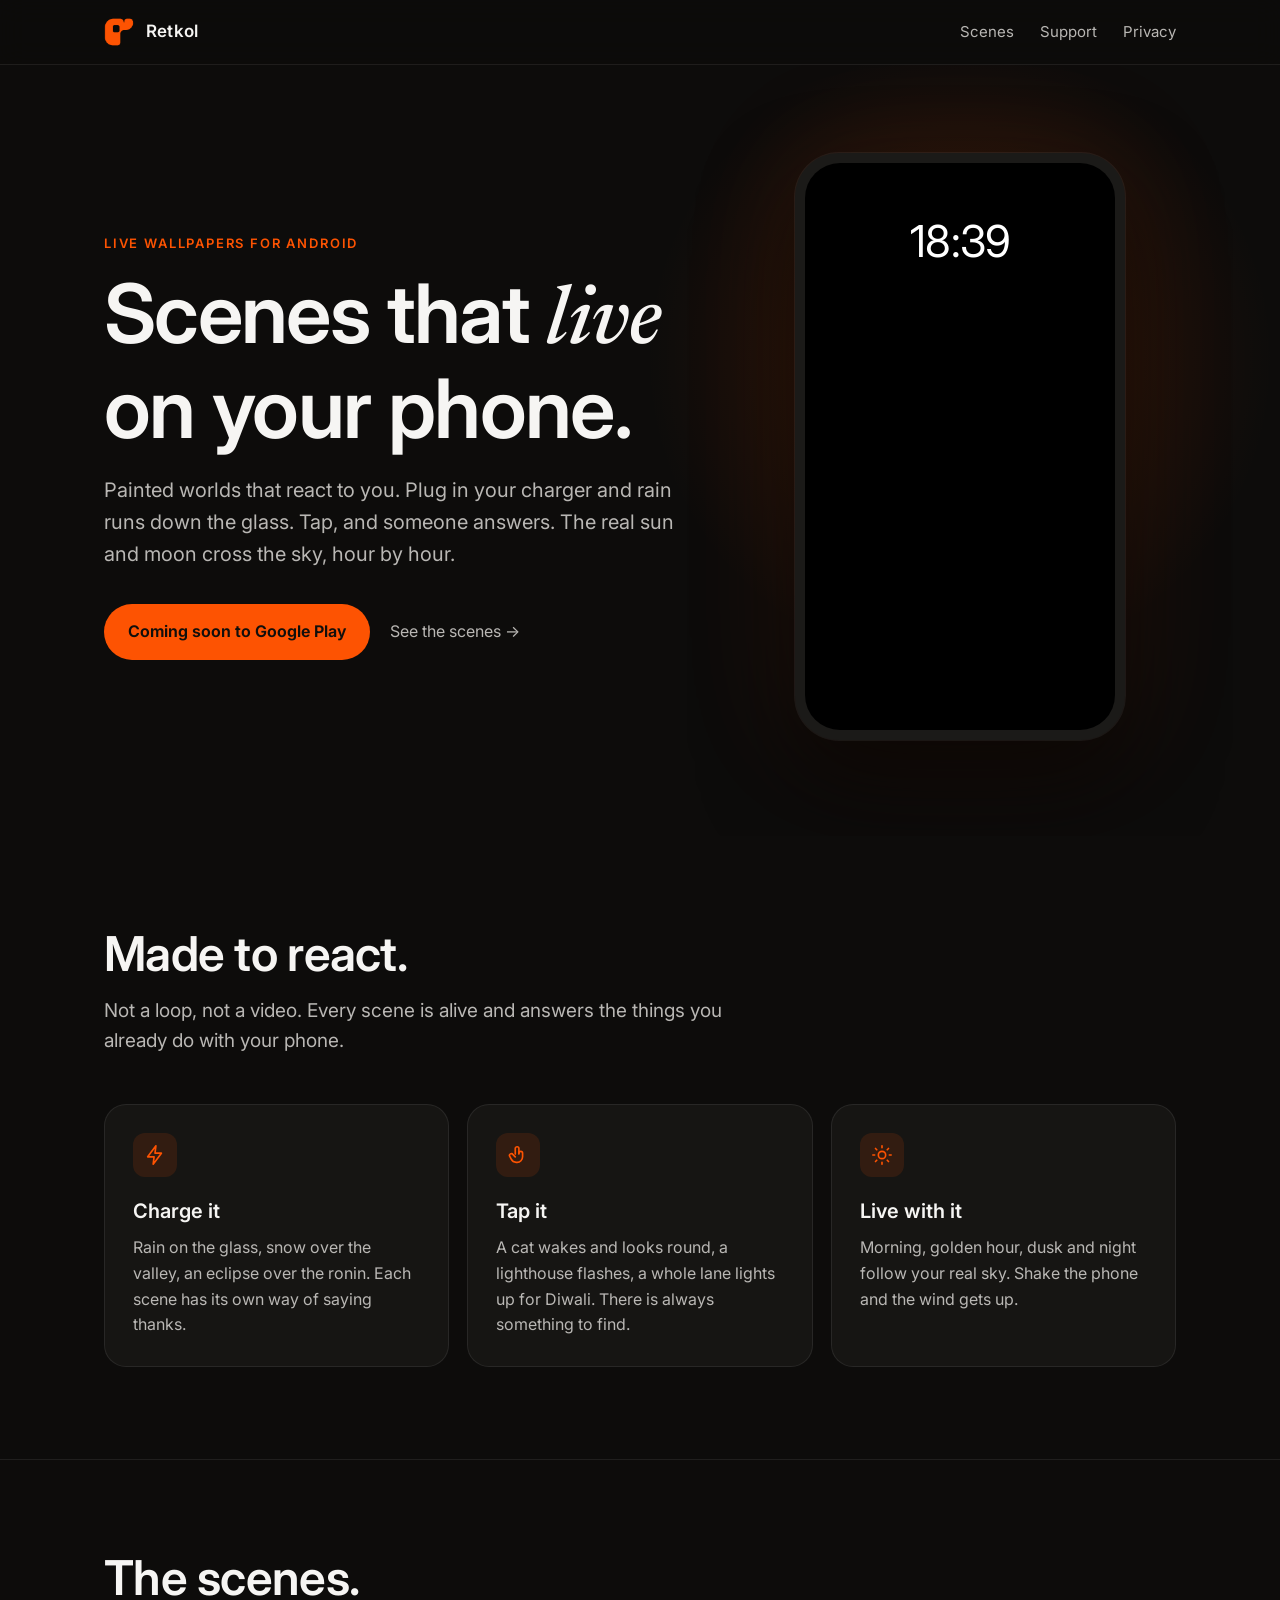
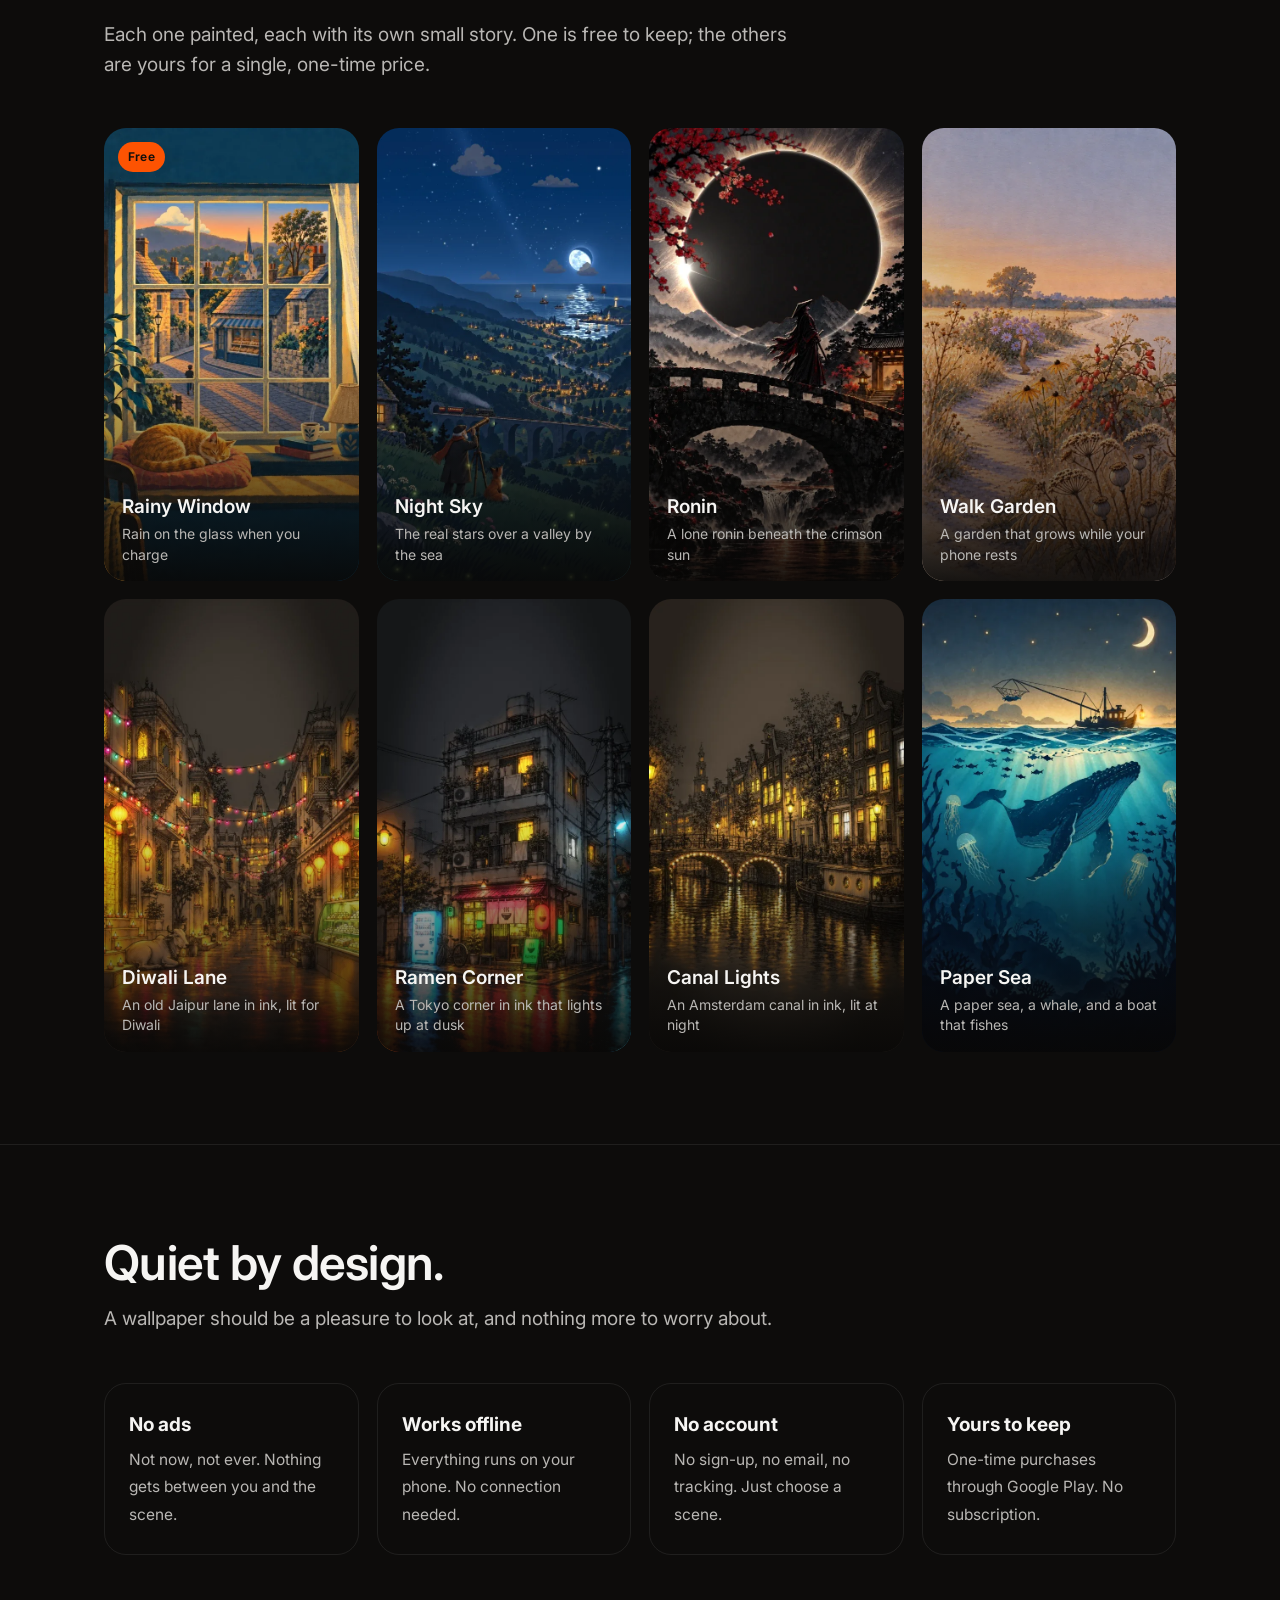
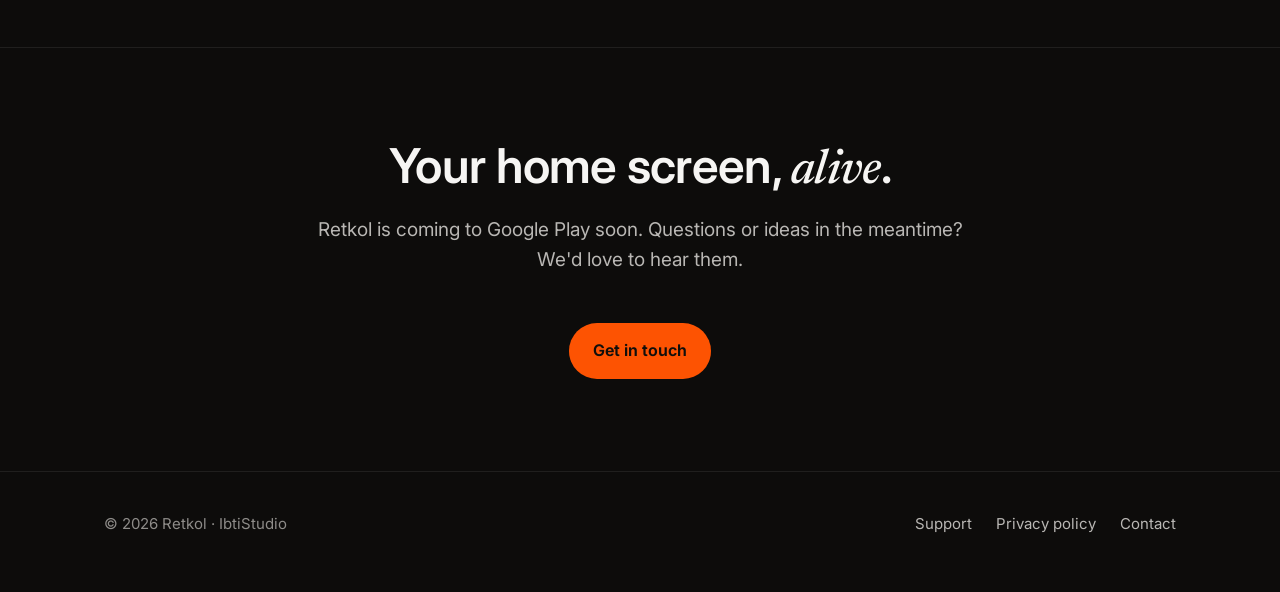
<file: index.html>
<!doctype html>
<html lang="en">
<head>
  <meta charset="utf-8">
  <meta name="viewport" content="width=device-width, initial-scale=1">
  <title>Retkol: Live Wallpapers that react to you</title>
  <meta name="description" content="Painted live wallpapers for Android that react to you: rain when you charge, the real sun and moon, characters who answer your taps. No ads, works offline, no account.">
  <meta name="theme-color" content="#0d0c0b">
  <link rel="icon" href="assets/favicon.svg" type="image/svg+xml">
  <link rel="icon" href="assets/favicon.png" type="image/png">
  <link rel="apple-touch-icon" href="assets/apple-touch-icon.png">
  <meta property="og:title" content="Retkol: Live Wallpapers">
  <meta property="og:description" content="Painted scenes that live on your phone and react to you. No ads, works offline, no account.">
  <meta property="og:image" content="assets/og.jpg">
  <meta property="og:type" content="website">
  <meta name="twitter:card" content="summary_large_image">
  <link rel="preload" href="assets/fonts/inter.woff2" as="font" type="font/woff2" crossorigin>
  <link rel="stylesheet" href="assets/site.css">
</head>
<body>
  <header class="top">
    <div class="wrap">
      <a class="brand" href="./"><img src="assets/icon-192.png" alt="">Retkol</a>
      <nav class="nav">
        <a href="#scenes">Scenes</a>
        <a href="support/">Support</a>
        <a href="privacy/">Privacy</a>
      </nav>
    </div>
  </header>

  <main>
    <div class="hero">
      <div class="wrap">
        <div>
          <p class="eyebrow">Live wallpapers for Android</p>
          <h1>Scenes that <span class="serif">live</span> on your phone.</h1>
          <p class="lede">Painted worlds that react to you. Plug in your charger and rain runs down the glass. Tap, and someone answers. The real sun and moon cross the sky, hour by hour.</p>
          <div class="cta">
            <span class="button soon" aria-disabled="true">Coming soon to Google Play</span>
            <a class="ghost" href="#scenes">See the scenes &rarr;</a>
          </div>
        </div>
        <div class="phone" aria-hidden="true">
          <div class="notch"></div>
          <div class="screen">
            <img src="assets/scenes/window.webp" alt="">
            <img src="assets/scenes/valley.webp" alt="">
            <img src="assets/scenes/ronin.webp" alt="">
            <img src="assets/scenes/festival.webp" alt="">
            <img src="assets/scenes/garden.webp" alt="">
            <img src="assets/scenes/canal.webp" alt="">
            <img src="assets/scenes/papersea.webp" alt="">
            <img src="assets/scenes/corner.webp" alt="">
          </div>
          <div class="clock">7:42</div>
        </div>
      </div>
    </div>

    <section>
      <div class="wrap">
        <h2 class="reveal">Made to react.</h2>
        <p class="sub reveal">Not a loop, not a video. Every scene is alive and answers the things you already do with your phone.</p>
        <div class="moments">
          <div class="moment reveal">
            <div class="icon"><svg viewBox="0 0 24 24"><path d="M13 2 4 14h7l-1 8 9-12h-7z"/></svg></div>
            <h3>Charge it</h3>
            <p>Rain on the glass, snow over the valley, an eclipse over the ronin. Each scene has its own way of saying thanks.</p>
          </div>
          <div class="moment reveal">
            <div class="icon"><svg viewBox="0 0 24 24"><path d="M9 11V5a2 2 0 0 1 4 0v6"/><path d="M13 10a2 2 0 0 1 4 0v4a6 6 0 0 1-6 6h-1a6 6 0 0 1-5.4-3.4L3 13.5a2 2 0 0 1 3.5-2L9 14"/></svg></div>
            <h3>Tap it</h3>
            <p>A cat wakes and looks round, a lighthouse flashes, a whole lane lights up for Diwali. There is always something to find.</p>
          </div>
          <div class="moment reveal">
            <div class="icon"><svg viewBox="0 0 24 24"><circle cx="12" cy="12" r="4"/><path d="M12 2v2M12 20v2M4.9 4.9l1.4 1.4M17.7 17.7l1.4 1.4M2 12h2M20 12h2M4.9 19.1l1.4-1.4M17.7 6.3l1.4-1.4"/></svg></div>
            <h3>Live with it</h3>
            <p>Morning, golden hour, dusk and night follow your real sky. Shake the phone and the wind gets up.</p>
          </div>
        </div>
      </div>
    </section>

    <section id="scenes">
      <div class="wrap">
        <h2 class="reveal">The scenes.</h2>
        <p class="sub reveal">Each one painted, each with its own small story. One is free to keep; the others are yours for a single, one-time price.</p>
        <div class="scenes">
          <figure class="scene reveal"><img src="assets/scenes/window.webp" alt="A cosy window seat on a rainy village street at golden hour" loading="lazy"><span class="tag">Free</span><figcaption class="cap"><strong>Rainy Window</strong><span>Rain on the glass when you charge</span></figcaption></figure>
          <figure class="scene reveal"><img src="assets/scenes/valley.webp" alt="A valley by the sea under the night sky" loading="lazy"><figcaption class="cap"><strong>Night Sky</strong><span>The real stars over a valley by the sea</span></figcaption></figure>
          <figure class="scene reveal"><img src="assets/scenes/ronin.webp" alt="A lone samurai beneath a crimson sun" loading="lazy"><figcaption class="cap"><strong>Ronin</strong><span>A lone ronin beneath the crimson sun</span></figcaption></figure>
          <figure class="scene reveal"><img src="assets/scenes/garden.webp" alt="A painted garden path in golden light" loading="lazy"><figcaption class="cap"><strong>Walk Garden</strong><span>A garden that grows while your phone rests</span></figcaption></figure>
          <figure class="scene reveal"><img src="assets/scenes/festival.webp" alt="An old Jaipur lane lit for Diwali" loading="lazy"><figcaption class="cap"><strong>Diwali Lane</strong><span>An old Jaipur lane in ink, lit for Diwali</span></figcaption></figure>
          <figure class="scene reveal"><img src="assets/scenes/corner.webp" alt="A Tokyo street corner at night" loading="lazy"><figcaption class="cap"><strong>Ramen Corner</strong><span>A Tokyo corner in ink that lights up at dusk</span></figcaption></figure>
          <figure class="scene reveal"><img src="assets/scenes/canal.webp" alt="An Amsterdam canal at night" loading="lazy"><figcaption class="cap"><strong>Canal Lights</strong><span>An Amsterdam canal in ink, lit at night</span></figcaption></figure>
          <figure class="scene reveal"><img src="assets/scenes/papersea.webp" alt="A paper-cut sea with a whale" loading="lazy"><figcaption class="cap"><strong>Paper Sea</strong><span>A paper sea, a whale, and a boat that fishes</span></figcaption></figure>
        </div>
      </div>
    </section>

    <section>
      <div class="wrap">
        <h2 class="reveal">Quiet by design.</h2>
        <p class="sub reveal">A wallpaper should be a pleasure to look at, and nothing more to worry about.</p>
        <div class="promises">
          <div class="promise reveal"><b>No ads</b><span>Not now, not ever. Nothing gets between you and the scene.</span></div>
          <div class="promise reveal"><b>Works offline</b><span>Everything runs on your phone. No connection needed.</span></div>
          <div class="promise reveal"><b>No account</b><span>No sign-up, no email, no tracking. Just choose a scene.</span></div>
          <div class="promise reveal"><b>Yours to keep</b><span>One-time purchases through Google Play. No subscription.</span></div>
        </div>
      </div>
    </section>

    <section class="closing">
      <div class="wrap">
        <h2 class="reveal">Your home screen, <span class="serif">alive</span>.</h2>
        <p class="sub reveal">Retkol is coming to Google Play soon. Questions or ideas in the meantime? We'd love to hear them.</p>
        <div class="cta reveal">
          <a class="button" href="mailto:reach.ibtisam@gmail.com">Get in touch</a>
        </div>
      </div>
    </section>
  </main>

  <footer>
    <div class="wrap">
      <span>&copy; 2026 Retkol &middot; IbtiStudio</span>
      <nav>
        <a href="support/">Support</a>
        <a href="privacy/">Privacy policy</a>
        <a href="mailto:reach.ibtisam@gmail.com">Contact</a>
      </nav>
    </div>
  </footer>

  <script>
    // gentle reveals as each part comes into view
    const io = new IntersectionObserver((es) => es.forEach((e) => { if (e.isIntersecting) { e.target.classList.add("in"); io.unobserve(e.target); } }), { threshold: 0.12 });
    document.querySelectorAll(".reveal").forEach((el) => io.observe(el));
    // the clock on the phone shows the real time
    const clock = document.querySelector(".clock");
    const tick = () => { const d = new Date(); clock.textContent = d.getHours() + ":" + String(d.getMinutes()).padStart(2, "0"); };
    tick(); setInterval(tick, 15000);
  </script>
</body>
</html>
</file>
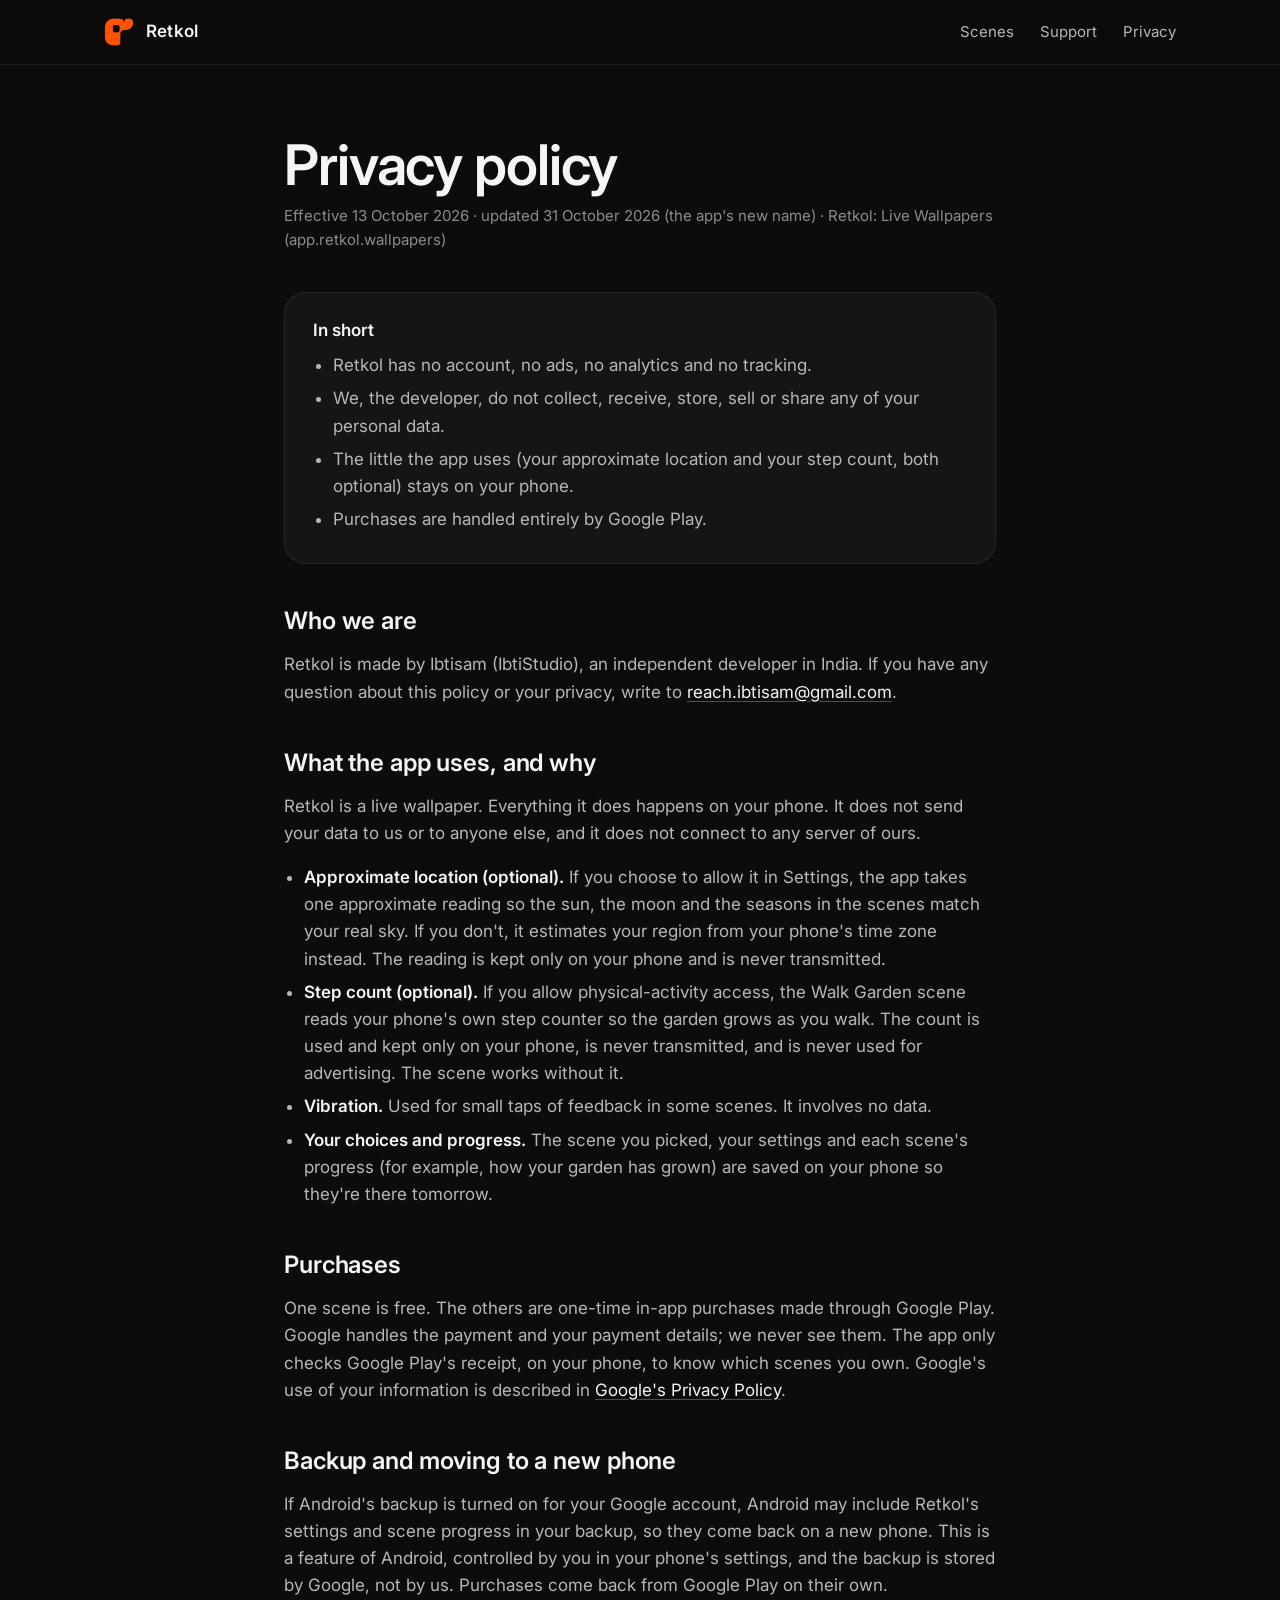
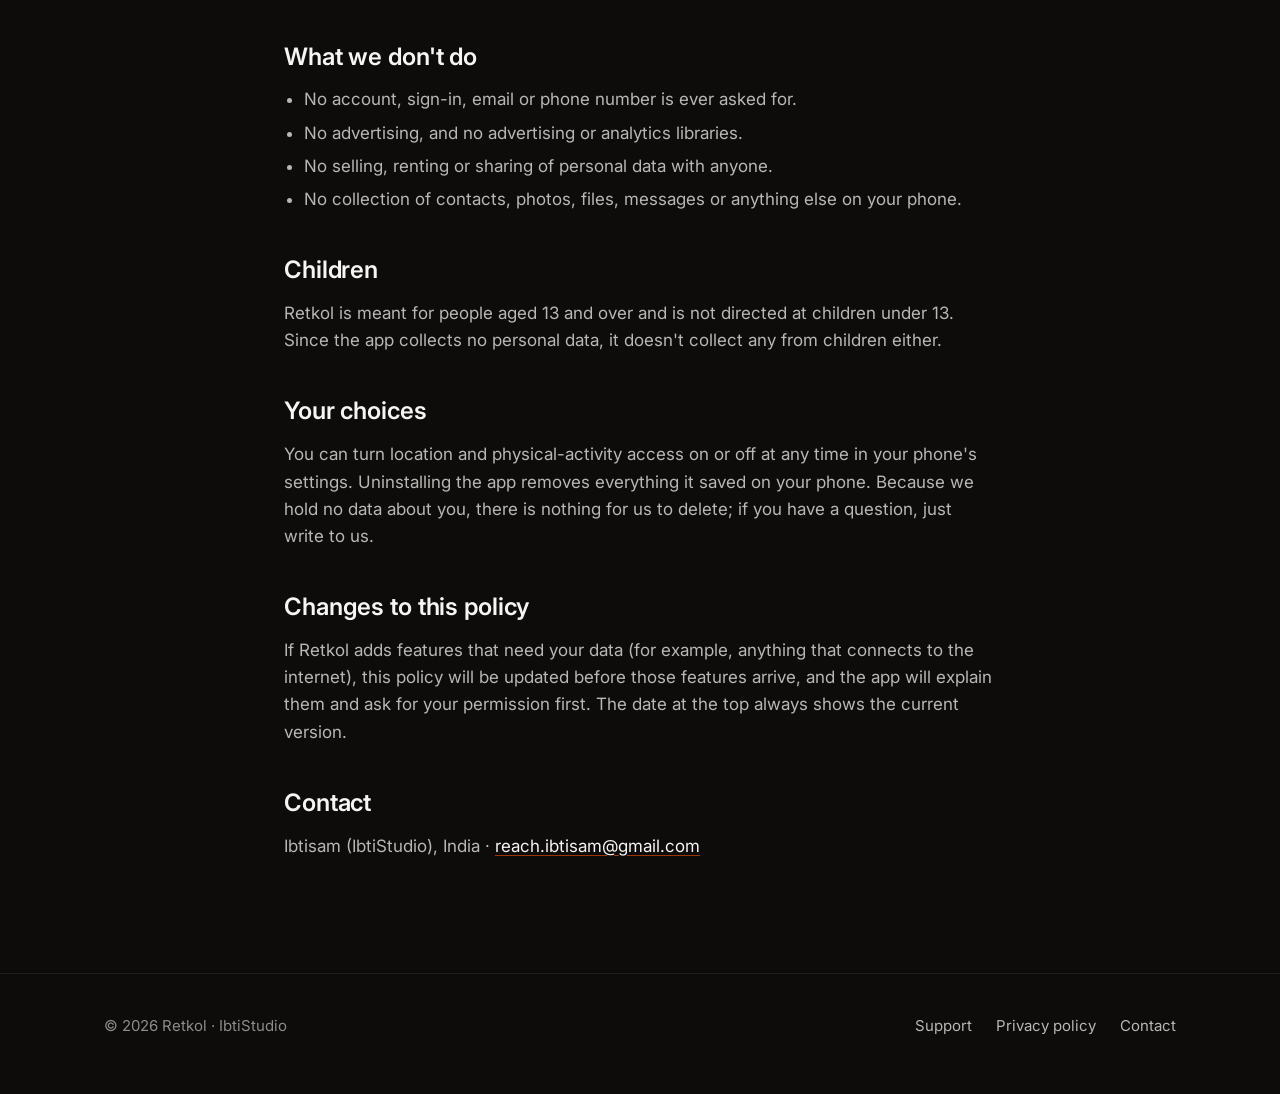
<file: privacy/index.html>
<!doctype html>
<html lang="en">
<head>
  <meta charset="utf-8">
  <meta name="viewport" content="width=device-width, initial-scale=1">
  <title>Privacy policy · Retkol</title>
  <meta name="description" content="Retkol's privacy policy: no account, no ads, no tracking. What the app uses on your phone, and why.">
  <meta name="theme-color" content="#0d0c0b">
  <link rel="icon" href="../assets/favicon.svg" type="image/svg+xml">
  <link rel="icon" href="../assets/favicon.png" type="image/png">
  <link rel="stylesheet" href="../assets/site.css">
</head>
<body>
  <header class="top">
    <div class="wrap">
      <a class="brand" href="../"><img src="../assets/icon-192.png" alt="">Retkol</a>
      <nav class="nav">
        <a href="../#scenes">Scenes</a>
        <a href="../support/">Support</a>
        <a href="./">Privacy</a>
      </nav>
    </div>
  </header>

  <main class="doc">
    <div class="wrap">
      <h1>Privacy policy</h1>
      <p class="meta">Effective 13 October 2026 · updated 31 October 2026 (the app's new name) · Retkol: Live Wallpapers (app.retkol.wallpapers)</p>

      <div class="summary">
        <strong>In short</strong>
        <ul>
          <li>Retkol has no account, no ads, no analytics and no tracking.</li>
          <li>We, the developer, do not collect, receive, store, sell or share any of your personal data.</li>
          <li>The little the app uses (your approximate location and your step count, both optional) stays on your phone.</li>
          <li>Purchases are handled entirely by Google Play.</li>
        </ul>
      </div>

      <h2>Who we are</h2>
      <p>Retkol is made by Ibtisam (IbtiStudio), an independent developer in India. If you have any question about this policy or your privacy, write to <a href="mailto:reach.ibtisam@gmail.com">reach.ibtisam@gmail.com</a>.</p>

      <h2>What the app uses, and why</h2>
      <p>Retkol is a live wallpaper. Everything it does happens on your phone. It does not send your data to us or to anyone else, and it does not connect to any server of ours.</p>
      <ul>
        <li><strong>Approximate location (optional).</strong> If you choose to allow it in Settings, the app takes one approximate reading so the sun, the moon and the seasons in the scenes match your real sky. If you don't, it estimates your region from your phone's time zone instead. The reading is kept only on your phone and is never transmitted.</li>
        <li><strong>Step count (optional).</strong> If you allow physical-activity access, the Walk Garden scene reads your phone's own step counter so the garden grows as you walk. The count is used and kept only on your phone, is never transmitted, and is never used for advertising. The scene works without it.</li>
        <li><strong>Vibration.</strong> Used for small taps of feedback in some scenes. It involves no data.</li>
        <li><strong>Your choices and progress.</strong> The scene you picked, your settings and each scene's progress (for example, how your garden has grown) are saved on your phone so they're there tomorrow.</li>
      </ul>

      <h2>Purchases</h2>
      <p>One scene is free. The others are one-time in-app purchases made through Google Play. Google handles the payment and your payment details; we never see them. The app only checks Google Play's receipt, on your phone, to know which scenes you own. Google's use of your information is described in <a href="https://policies.google.com/privacy">Google's Privacy Policy</a>.</p>

      <h2>Backup and moving to a new phone</h2>
      <p>If Android's backup is turned on for your Google account, Android may include Retkol's settings and scene progress in your backup, so they come back on a new phone. This is a feature of Android, controlled by you in your phone's settings, and the backup is stored by Google, not by us. Purchases come back from Google Play on their own.</p>

      <h2>What we don't do</h2>
      <ul>
        <li>No account, sign-in, email or phone number is ever asked for.</li>
        <li>No advertising, and no advertising or analytics libraries.</li>
        <li>No selling, renting or sharing of personal data with anyone.</li>
        <li>No collection of contacts, photos, files, messages or anything else on your phone.</li>
      </ul>

      <h2>Children</h2>
      <p>Retkol is meant for people aged 13 and over and is not directed at children under 13. Since the app collects no personal data, it doesn't collect any from children either.</p>

      <h2>Your choices</h2>
      <p>You can turn location and physical-activity access on or off at any time in your phone's settings. Uninstalling the app removes everything it saved on your phone. Because we hold no data about you, there is nothing for us to delete; if you have a question, just write to us.</p>

      <h2>Changes to this policy</h2>
      <p>If Retkol adds features that need your data (for example, anything that connects to the internet), this policy will be updated before those features arrive, and the app will explain them and ask for your permission first. The date at the top always shows the current version.</p>

      <h2>Contact</h2>
      <p>Ibtisam (IbtiStudio), India · <a href="mailto:reach.ibtisam@gmail.com">reach.ibtisam@gmail.com</a></p>
    </div>
  </main>

  <footer>
    <div class="wrap">
      <span>&copy; 2026 Retkol &middot; IbtiStudio</span>
      <nav>
        <a href="../support/">Support</a>
        <a href="./">Privacy policy</a>
        <a href="mailto:reach.ibtisam@gmail.com">Contact</a>
      </nav>
    </div>
  </footer>
</body>
</html>
</file>
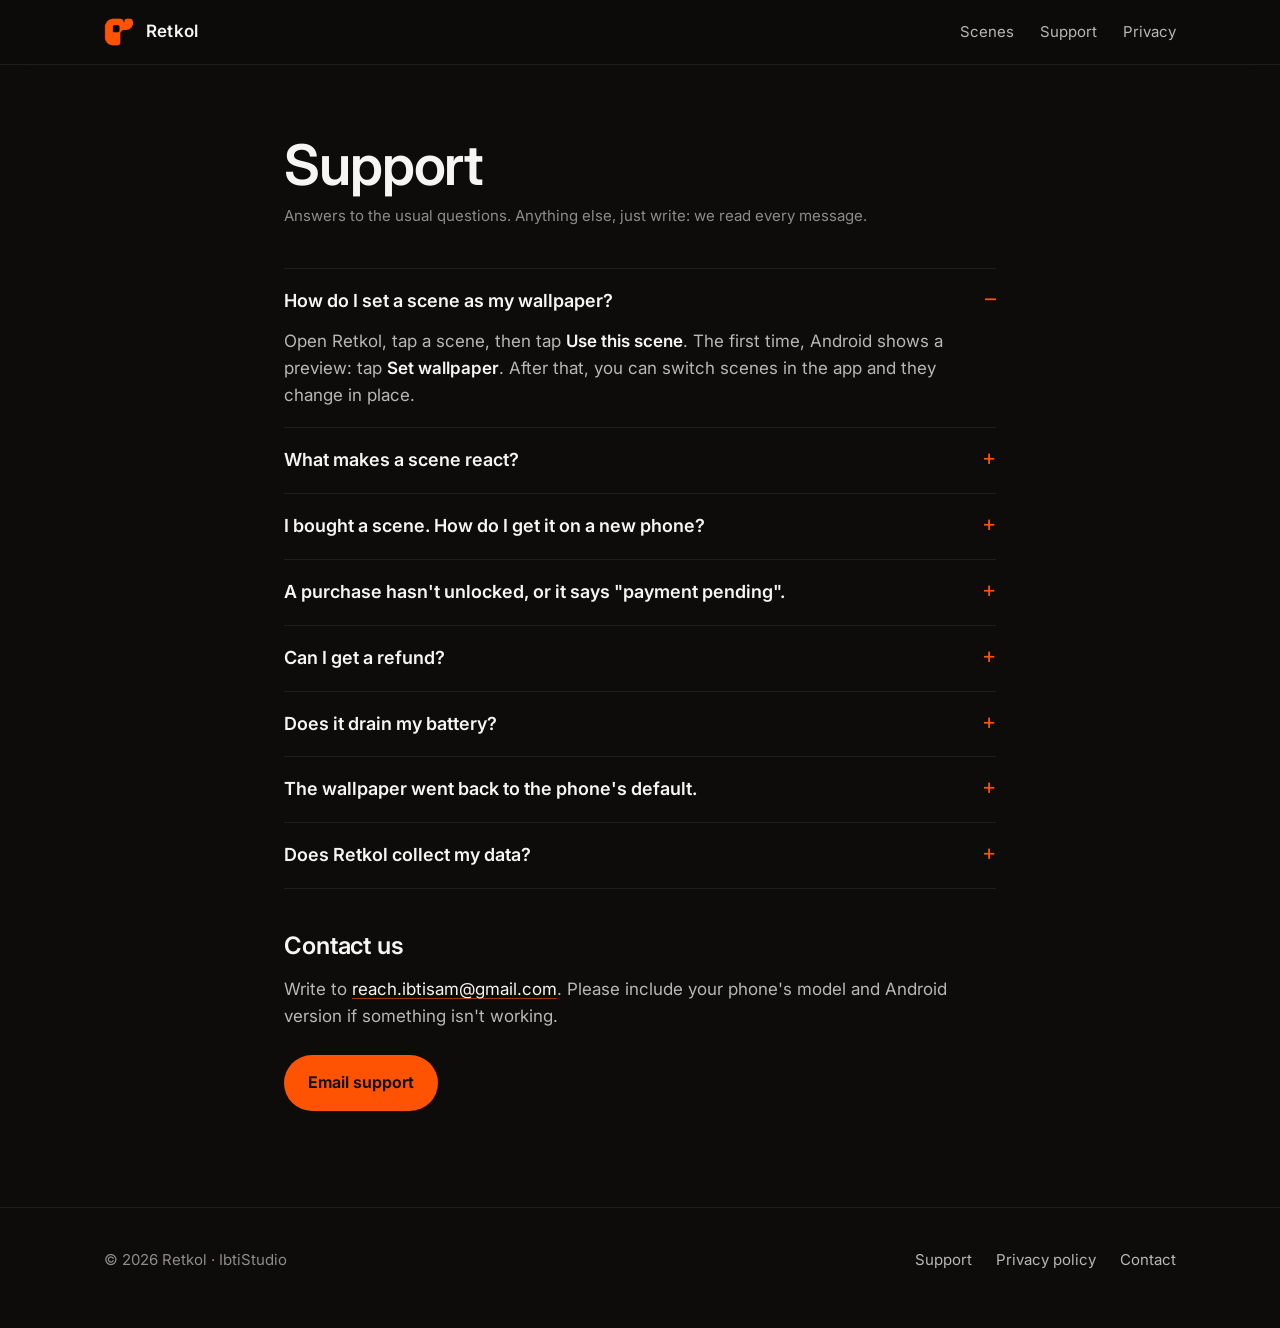
<file: support/index.html>
<!doctype html>
<html lang="en">
<head>
  <meta charset="utf-8">
  <meta name="viewport" content="width=device-width, initial-scale=1">
  <title>Support · Retkol</title>
  <meta name="description" content="Help with Retkol: setting a scene as your wallpaper, purchases, restoring on a new phone, and how to reach us.">
  <meta name="theme-color" content="#0d0c0b">
  <link rel="icon" href="../assets/favicon.svg" type="image/svg+xml">
  <link rel="icon" href="../assets/favicon.png" type="image/png">
  <link rel="stylesheet" href="../assets/site.css">
</head>
<body>
  <header class="top">
    <div class="wrap">
      <a class="brand" href="../"><img src="../assets/icon-192.png" alt="">Retkol</a>
      <nav class="nav">
        <a href="../#scenes">Scenes</a>
        <a href="./">Support</a>
        <a href="../privacy/">Privacy</a>
      </nav>
    </div>
  </header>

  <main class="doc">
    <div class="wrap">
      <h1>Support</h1>
      <p class="meta">Answers to the usual questions. Anything else, just write: we read every message.</p>

      <div class="faq">
        <details open>
          <summary>How do I set a scene as my wallpaper?</summary>
          <p>Open Retkol, tap a scene, then tap <strong>Use this scene</strong>. The first time, Android shows a preview: tap <strong>Set wallpaper</strong>. After that, you can switch scenes in the app and they change in place.</p>
        </details>
        <details>
          <summary>What makes a scene react?</summary>
          <p>Plugging in your charger, shaking the phone, tapping the screen, and the real time of day. Each scene has its own reactions; the scene's page in the app lists them, with buttons to try each one.</p>
        </details>
        <details>
          <summary>I bought a scene. How do I get it on a new phone?</summary>
          <p>Sign in to Google Play with the same Google account and open Retkol: your scenes are unlocked again automatically. If Android's backup is on, your settings and progress come back too.</p>
        </details>
        <details>
          <summary>A purchase hasn't unlocked, or it says "payment pending".</summary>
          <p>Some payment methods take a while to confirm; the scene unlocks as soon as Google Play confirms it. If it still hasn't after a day, open the app once with an internet connection so Google Play can update, then write to us with the date of the purchase.</p>
        </details>
        <details>
          <summary>Can I get a refund?</summary>
          <p>Refunds are handled by Google Play. You can request one from your Google Play order history; within 48 hours of buying, it's usually automatic.</p>
        </details>
        <details>
          <summary>Does it drain my battery?</summary>
          <p>Scenes move only while you can see them and rest when the screen is off. With battery saver on, they slow down further. If you notice heavy use on your phone, please tell us its model.</p>
        </details>
        <details>
          <summary>The wallpaper went back to the phone's default.</summary>
          <p>Some phones reset live wallpapers after an update or to save power. Open Retkol and tap <strong>Use this scene</strong> again. If it keeps happening, tell us your phone's model and we'll look into it.</p>
        </details>
        <details>
          <summary>Does Retkol collect my data?</summary>
          <p>No. There's no account, no ads and no tracking, and what the app uses stays on your phone. See the <a href="../privacy/">privacy policy</a>.</p>
        </details>
      </div>

      <h2>Contact us</h2>
      <p>Write to <a href="mailto:reach.ibtisam@gmail.com">reach.ibtisam@gmail.com</a>. Please include your phone's model and Android version if something isn't working.</p>
      <a class="button mail" href="mailto:reach.ibtisam@gmail.com?subject=Retkol%20support">Email support</a>
    </div>
  </main>

  <footer>
    <div class="wrap">
      <span>&copy; 2026 Retkol &middot; IbtiStudio</span>
      <nav>
        <a href="./">Support</a>
        <a href="../privacy/">Privacy policy</a>
        <a href="mailto:reach.ibtisam@gmail.com">Contact</a>
      </nav>
    </div>
  </footer>
</body>
</html>
</file>
<file: assets/site.css>
/* Retkol: warm near-black ink, paper-white words, one warm light (Ember, the logo's orange) for the one thing to do. */
@font-face { font-family: "Inter"; src: url("fonts/inter.woff2") format("woff2"); font-weight: 100 900; font-display: swap; }
@font-face { font-family: "Newsreader"; src: url("fonts/newsreader_italic.woff2") format("woff2"); font-style: italic; font-weight: 200 800; font-display: swap; }

:root {
  --bg: #0d0c0b;
  --surface: #161513;
  --raised: #1f1e1c;
  --hairline: rgba(255, 255, 255, 0.08);
  --text: #f6f5f3;
  --text2: #b9b7b4;
  --text3: #8e8c89;
  --ember: #fd5302;
  --ink: #110f0c;
  --radius: 22px;
  --max: 1120px;
}

* { box-sizing: border-box; }
html { -webkit-text-size-adjust: 100%; scroll-behavior: smooth; }
body {
  margin: 0;
  background: var(--bg);
  color: var(--text);
  font-family: "Inter", system-ui, -apple-system, "Segoe UI", sans-serif;
  font-size: 17px;
  line-height: 1.6;
  -webkit-font-smoothing: antialiased;
}
img { display: block; max-width: 100%; }
a { color: var(--text); text-decoration-color: rgba(253, 83, 2, 0.6); text-underline-offset: 3px; }
a:hover { color: var(--ember); }
.wrap { max-width: var(--max); margin: 0 auto; padding: 0 24px; }
.serif { font-family: "Newsreader", Georgia, serif; font-style: italic; font-weight: 400; }

/* ---- header ---- */
.top {
  position: sticky; top: 0; z-index: 10;
  background: rgba(13, 12, 11, 0.72);
  backdrop-filter: blur(14px); -webkit-backdrop-filter: blur(14px);
  border-bottom: 1px solid var(--hairline);
}
.top .wrap { display: flex; align-items: center; justify-content: space-between; height: 64px; }
.brand { display: flex; align-items: center; gap: 12px; text-decoration: none; font-weight: 600; letter-spacing: 0.01em; }
.brand img { width: 30px; height: 30px; border-radius: 8px; }
.nav { display: flex; gap: 26px; font-size: 15px; }
.nav a { color: var(--text2); text-decoration: none; }
.nav a:hover { color: var(--text); }

/* ---- hero ---- */
.hero { position: relative; overflow: hidden; padding: 88px 0 96px; }
.hero::before {
  content: ""; position: absolute; inset: -20% -10% auto auto; width: 70vw; height: 70vw; max-width: 900px; max-height: 900px;
  background: radial-gradient(closest-side, rgba(253, 83, 2, 0.16), rgba(253, 83, 2, 0) 70%);
  pointer-events: none;
}
.hero .wrap { display: grid; grid-template-columns: 1.15fr 0.85fr; gap: 56px; align-items: center; position: relative; }
.eyebrow { color: var(--ember); font-size: 13px; font-weight: 600; letter-spacing: 0.14em; text-transform: uppercase; margin: 0 0 18px; }
h1 { font-size: clamp(44px, 6.4vw, 82px); line-height: 1.02; letter-spacing: -0.02em; margin: 0 0 24px; font-weight: 600; }
h1 .serif { font-weight: 400; letter-spacing: -0.01em; color: var(--text); }
.lede { font-size: 20px; color: var(--text2); max-width: 30em; margin: 0 0 34px; }
.cta { display: flex; flex-wrap: wrap; gap: 14px; align-items: center; }
.button {
  display: inline-flex; align-items: center; gap: 10px;
  background: var(--ember); color: var(--ink); font-weight: 650; text-decoration: none;
  padding: 15px 24px; border-radius: 999px; font-size: 16px;
}
.button:hover { color: var(--ink); filter: brightness(1.06); }
.button.soon { cursor: default; }
.ghost { color: var(--text2); text-decoration: none; padding: 15px 6px; font-size: 16px; }
.ghost:hover { color: var(--text); }

/* the phone, its scenes crossfading as if alive */
.phone {
  justify-self: center;
  width: min(330px, 78vw); aspect-ratio: 600 / 1067;
  border-radius: 44px; padding: 10px; background: #1b1a18;
  box-shadow: 0 0 0 1px rgba(255, 255, 255, 0.06), 0 40px 90px rgba(0, 0, 0, 0.6), 0 0 120px rgba(253, 83, 2, 0.12);
  position: relative;
}
.screen { position: relative; width: 100%; height: 100%; border-radius: 35px; overflow: hidden; background: #000; }
.screen img { position: absolute; inset: 0; width: 100%; height: 100%; object-fit: cover; opacity: 0; animation: scenes 32s infinite; }
.screen img:nth-child(1) { animation-delay: 0s; }
.screen img:nth-child(2) { animation-delay: 4s; }
.screen img:nth-child(3) { animation-delay: 8s; }
.screen img:nth-child(4) { animation-delay: 12s; }
.screen img:nth-child(5) { animation-delay: 16s; }
.screen img:nth-child(6) { animation-delay: 20s; }
.screen img:nth-child(7) { animation-delay: 24s; }
.screen img:nth-child(8) { animation-delay: 28s; }
@keyframes scenes {
  0% { opacity: 0; transform: scale(1.06); }
  3% { opacity: 1; }
  12.5% { opacity: 1; }
  16% { opacity: 0; transform: scale(1); }
  100% { opacity: 0; }
}
.clock { position: absolute; top: 9%; left: 0; right: 0; text-align: center; font-weight: 300; font-size: 44px; letter-spacing: -0.02em; color: #fff; text-shadow: 0 2px 20px rgba(0, 0, 0, 0.45); }
.notch { position: absolute; top: 18px; left: 50%; width: 76px; height: 22px; transform: translateX(-50%); background: #000; border-radius: 12px; z-index: 2; }

/* ---- sections ---- */
section { padding: 92px 0; }
section + section { border-top: 1px solid var(--hairline); }
h2 { font-size: clamp(32px, 4vw, 48px); line-height: 1.08; letter-spacing: -0.015em; margin: 0 0 16px; font-weight: 600; }
.sub { color: var(--text2); font-size: 19px; max-width: 36em; margin: 0 0 48px; }

/* the reacting moments */
.moments { display: grid; grid-template-columns: repeat(3, 1fr); gap: 18px; }
.moment { background: var(--surface); border: 1px solid var(--hairline); border-radius: var(--radius); padding: 28px; }
.moment .icon { width: 44px; height: 44px; border-radius: 12px; background: rgba(253, 83, 2, 0.12); display: grid; place-items: center; margin-bottom: 18px; }
.moment .icon svg { width: 22px; height: 22px; stroke: var(--ember); fill: none; stroke-width: 1.8; stroke-linecap: round; stroke-linejoin: round; }
.moment h3 { margin: 0 0 8px; font-size: 20px; font-weight: 600; }
.moment p { margin: 0; color: var(--text2); font-size: 16px; }

/* the scenes */
.scenes { display: grid; grid-template-columns: repeat(4, 1fr); gap: 18px; }
.scene { margin: 0; position: relative; border-radius: var(--radius); overflow: hidden; background: var(--surface); aspect-ratio: 600 / 1067; isolation: isolate; }
.scene img { width: 100%; height: 100%; object-fit: cover; transition: transform 1.2s cubic-bezier(.2,.7,.2,1); }
.scene:hover img { transform: scale(1.05); }
.scene::after { content: ""; position: absolute; inset: 0; background: linear-gradient(to top, rgba(8, 7, 6, 0.92) 0%, rgba(8, 7, 6, 0.35) 34%, rgba(8, 7, 6, 0) 55%); z-index: 1; }
.scene .cap { position: absolute; left: 18px; right: 18px; bottom: 16px; z-index: 2; }
.scene .cap strong { display: block; font-size: 19px; font-weight: 600; }
.scene .cap span { display: block; color: var(--text2); font-size: 14px; line-height: 1.45; margin-top: 2px; }
.scene .tag { position: absolute; top: 14px; left: 14px; z-index: 2; font-size: 12px; font-weight: 650; padding: 5px 10px; border-radius: 999px; background: var(--ember); color: var(--ink); letter-spacing: 0.02em; }

/* the promises */
.promises { display: grid; grid-template-columns: repeat(4, 1fr); gap: 18px; }
.promise { padding: 26px 24px; border-radius: var(--radius); border: 1px solid var(--hairline); }
.promise b { display: block; font-size: 19px; margin-bottom: 6px; }
.promise span { color: var(--text2); font-size: 15.5px; }

/* the closing */
.closing { text-align: center; }
.closing h2 { max-width: 16em; margin-left: auto; margin-right: auto; }
.closing .sub { margin-left: auto; margin-right: auto; }
.closing .cta { justify-content: center; }

/* ---- documents (privacy, support) ---- */
.doc { padding: 72px 0 96px; }
.doc .wrap { max-width: 760px; }
.doc h1 { font-size: clamp(38px, 5vw, 56px); margin-bottom: 10px; }
.doc .meta { color: var(--text3); font-size: 15px; margin: 0 0 40px; }
.doc h2 { font-size: 24px; margin: 44px 0 10px; letter-spacing: -0.005em; }
.doc p, .doc li { color: var(--text2); }
.doc strong { color: var(--text); font-weight: 600; }
.doc ul { padding-left: 1.2em; }
.doc li { margin: 6px 0; }
.summary { background: var(--surface); border: 1px solid var(--hairline); border-radius: var(--radius); padding: 24px 28px; margin: 0 0 8px; }
.summary ul { margin: 8px 0 0; }
.faq details { border-top: 1px solid var(--hairline); padding: 18px 0; }
.faq details:last-child { border-bottom: 1px solid var(--hairline); }
.faq summary { cursor: pointer; font-weight: 600; color: var(--text); font-size: 18px; list-style: none; display: flex; justify-content: space-between; gap: 16px; }
.faq summary::-webkit-details-marker { display: none; }
.faq summary::after { content: "+"; color: var(--ember); font-weight: 400; font-size: 22px; line-height: 1; }
.faq details[open] summary::after { content: "–"; }
.faq details p { margin: 12px 0 0; }
.mail { display: inline-flex; margin-top: 8px; }

/* ---- footer ---- */
footer { border-top: 1px solid var(--hairline); padding: 40px 0 56px; color: var(--text3); font-size: 15px; }
footer .wrap { display: flex; flex-wrap: wrap; gap: 18px 32px; justify-content: space-between; align-items: center; }
footer nav { display: flex; gap: 24px; }
footer a { color: var(--text2); text-decoration: none; }
footer a:hover { color: var(--text); }

/* ---- motion: gentle reveals ---- */
.reveal { opacity: 0; transform: translateY(18px); transition: opacity 0.9s ease, transform 0.9s cubic-bezier(.2,.7,.2,1); }
.reveal.in { opacity: 1; transform: none; }

@media (prefers-reduced-motion: reduce) {
  .screen img { animation: none; }
  .screen img:first-child { opacity: 1; }
  .reveal { opacity: 1; transform: none; transition: none; }
  .scene img { transition: none; }
}

/* ---- small screens ---- */
@media (max-width: 900px) {
  .hero { padding: 56px 0 72px; }
  .hero .wrap { grid-template-columns: 1fr; gap: 56px; }
  .moments { grid-template-columns: 1fr; }
  .scenes { grid-template-columns: repeat(2, 1fr); gap: 12px; }
  .promises { grid-template-columns: repeat(2, 1fr); }
  section { padding: 72px 0; }
}
@media (max-width: 560px) {
  body { font-size: 16px; }
  .wrap { padding: 0 16px; }
  .nav { gap: 18px; font-size: 14px; }
  .lede { font-size: 18px; }
  .promises { grid-template-columns: 1fr; }
  .scene .cap span { display: none; }
  .scene .cap strong { font-size: 16px; }
}
</file>
